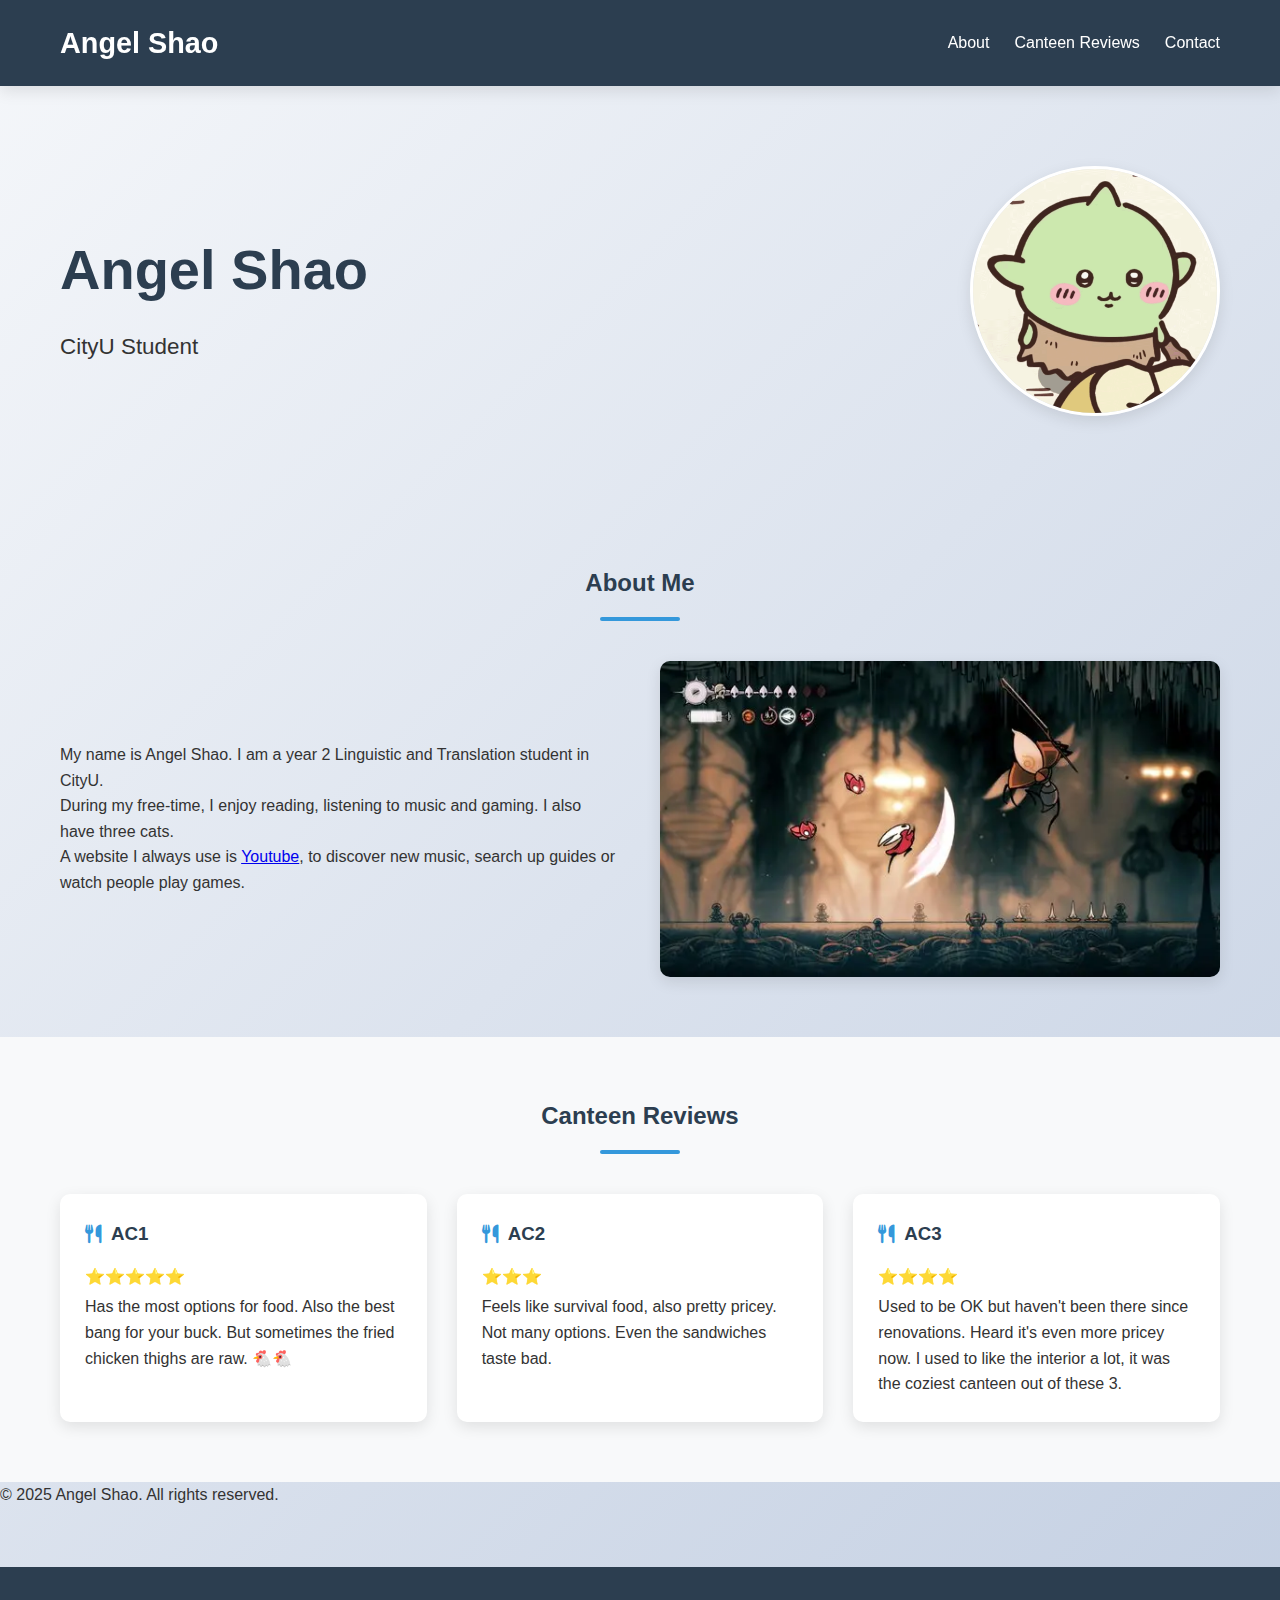
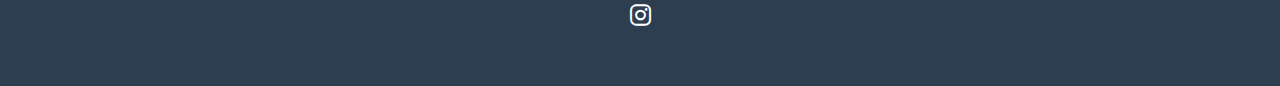
<file: index.html>
<!DOCTYPE html>
<html lang="en">
<head>
    <meta charset="UTF-8">
    <meta name="viewport" content="width=device-width, initial-scale=1.0">
    <title>Angel Shao Homepage</title>
    <link rel="stylesheet" href="https://cdnjs.cloudflare.com/ajax/libs/font-awesome/6.4.0/css/all.min.css">
   <link rel="stylesheet" href="pub.css">
</head>
<body>
    <!-- Header -->
    <header>
        <div class="container">
            <div class="header-content">
                <a href="#" class="logo">Angel Shao</a>
                <ul class="nav-links">
                    <li><a href="#about">About</a></li>
                    <li><a href="#reviews">Canteen Reviews</a></li>
                   <li><a href="https://www.instagram.com/sys._4/">Contact</a></li>
                </ul>
            </div>
        </div>
    </header>

      <!-- Hero Section - Modified for side-by-side layout -->
    <section class="hero">
        <div class="container">
            <div class="hero-content">
                <div class="name-container">
                    <h1>Angel Shao</h1>
                    <p>CityU Student</p>
                </div>
                <div class="profile-container">
                    <img src="goblin.png" alt="Angel Shao" class="profile-img">
                </div>
            </div>
        </div>
    </section>

    <!-- About Section -->
    <section id="about">
        <div class="container">
            <h2 class="section-title">About Me</h2>
            <div class="about-content">
                <div class="about-text">
                    <p>My name is Angel Shao. I am a year 2 Linguistic and Translation student in CityU. </p>
                    <p>During my free-time, I enjoy reading, listening to music and gaming. I also have three cats.
                    </p>
                    <p>A website I always use is <a href="https://www.youtube.com">Youtube</a></li>, to discover new music, search up guides or watch people play games. </p> 
                </div>
                <div class="about-img">
                    <img src="silksong.webp" alt="Working on project">
                </div>
            </div>
        </div>
    </section>

    <!-- Canteen Reviews -->
    <section id="reviews" style="background: #f8f9fa;">
        <div class="container">
            <h2 class="section-title"> Canteen Reviews</h2>
            <div class="canteen-container">
                <!-- AC1 -->
                <div class="canteen">
                    <h3><i class="fas fa-utensils"></i> AC1</h3>
                    <div class="review">
                        <div class="rating">⭐⭐⭐⭐⭐</div>
                        <p>Has the most options for food. Also the best bang for your buck. But sometimes the fried chicken thighs are raw. 🐔🐔</p>

                    </div>
                </div>
                
                <!-- AC2 -->
                <div class="canteen">
                    <h3><i class="fas fa-utensils"></i> AC2</h3>
                    <div class="review">
                        <div class="rating">⭐⭐⭐</div>
                        <p>Feels like survival food, also pretty pricey. Not many options. Even the sandwiches taste bad. </p>
          
                    </div>
                </div>
                
                <!-- AC3 -->
                <div class="canteen">
                    <h3><i class="fas fa-utensils"></i> AC3</h3>
                    <div class="review">
                        <div class="rating">⭐⭐⭐⭐</div>
                        <p>Used to be OK but haven't been there since renovations. Heard it's even more pricey now. I used to like the interior a lot, it was the coziest canteen out of these 3.</p>
                 
                    </div>
                </div>
            </div>
        </div>
    </section>

  


            <p>&copy; 2025 Angel Shao. All rights reserved.</p>
        </div>
     <footer>
        <div class="container">
            <div class="footer-content">
                <div class="social-links">
                    <a href="https://www.instagram.com/sys._4/" target="_blank" title="Instagram">
                        <i class="fab fa-instagram"></i>
              
                </div>
                
                <a href="https://www.instagram.com/sys._4/" target="_blank" class="instagram-link">
              
                </a>
                
</body>
</html>
</file>
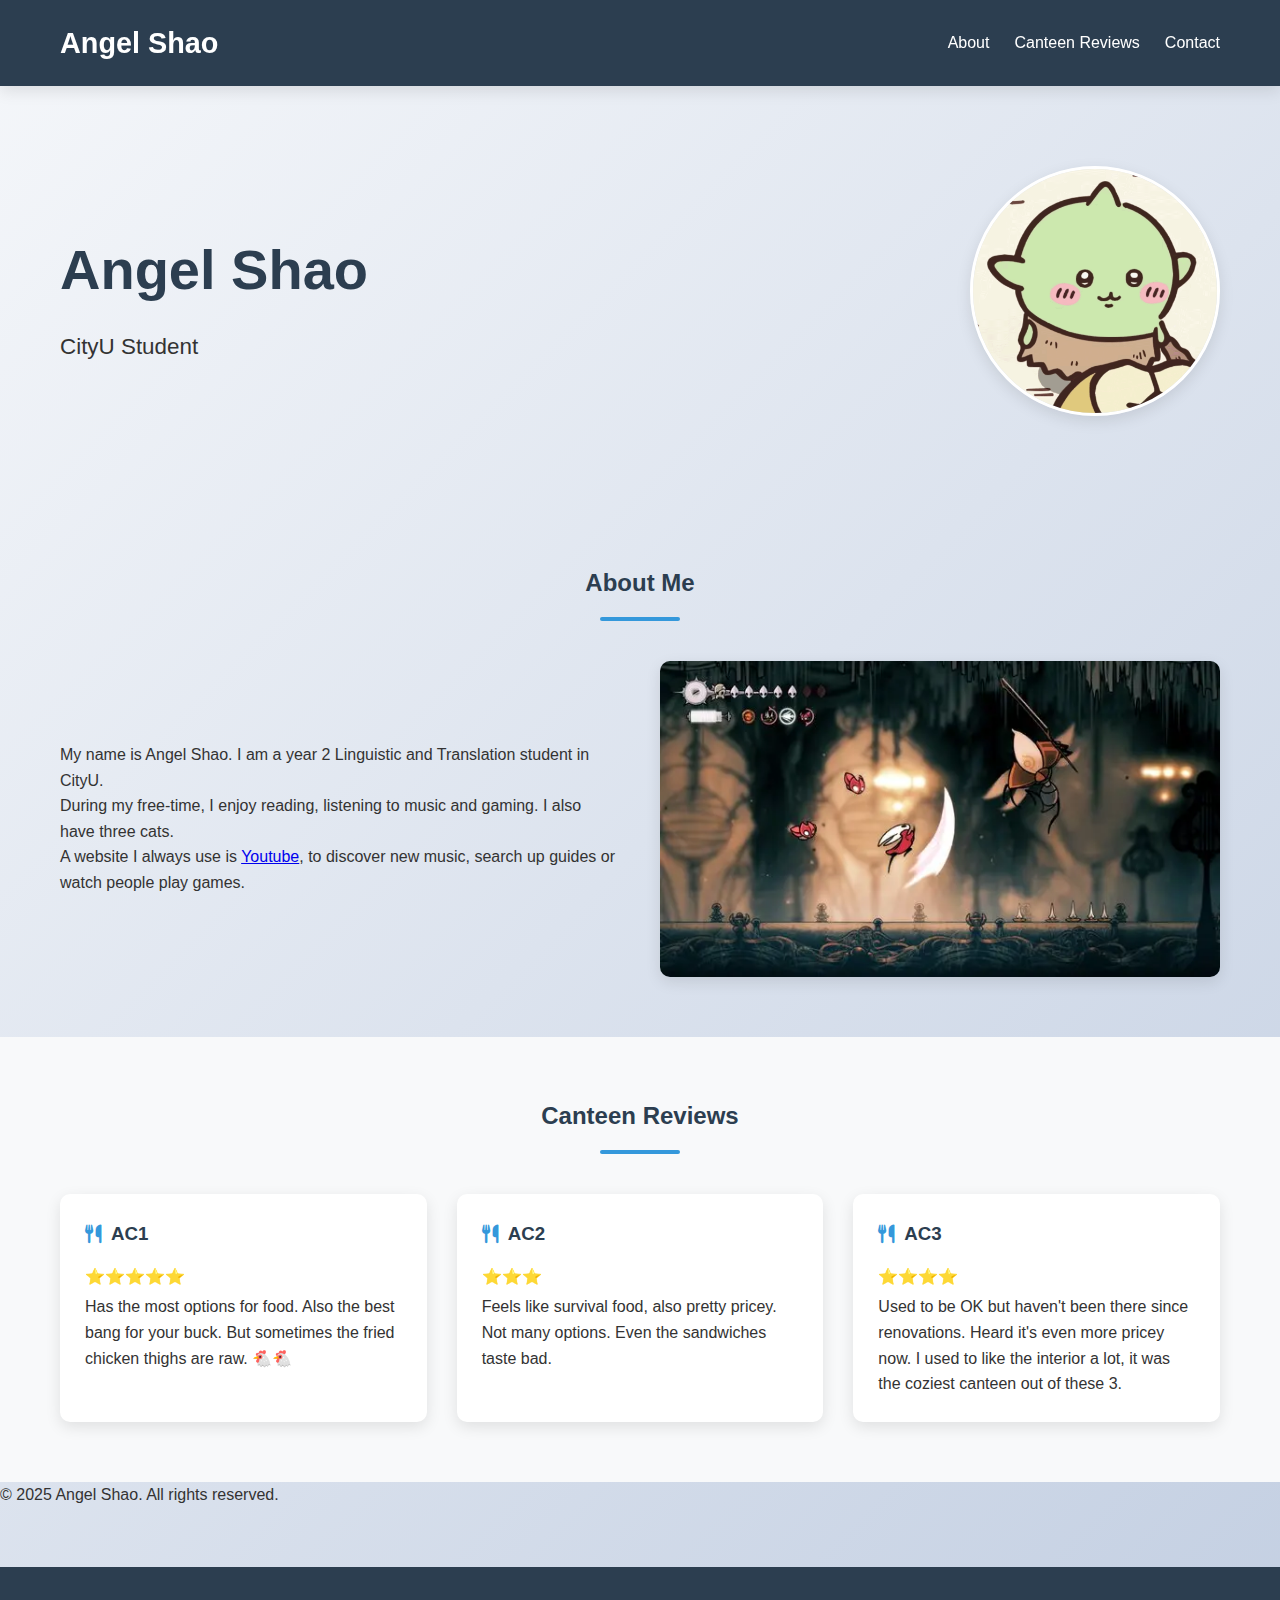
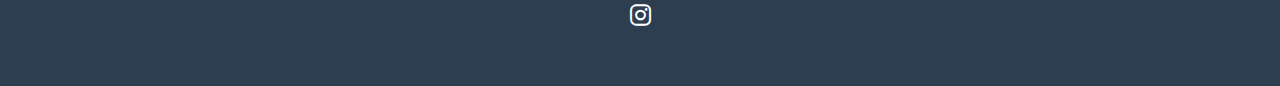
<file: pub.html>
<!DOCTYPE html>
<html lang="en">
<head>
    <meta charset="UTF-8">
    <meta name="viewport" content="width=device-width, initial-scale=1.0">
    <title>Angel Shao Homepage</title>
    <link rel="stylesheet" href="https://cdnjs.cloudflare.com/ajax/libs/font-awesome/6.4.0/css/all.min.css">
   <link rel="stylesheet" href="pub.css">
</head>
<body>
    <!-- Header -->
    <header>
        <div class="container">
            <div class="header-content">
                <a href="#" class="logo">Angel Shao</a>
                <ul class="nav-links">
                    <li><a href="#about">About</a></li>
                    <li><a href="#reviews">Canteen Reviews</a></li>
                   <li><a href="https://www.instagram.com/sys._4/">Contact</a></li>
                </ul>
            </div>
        </div>
    </header>

      <!-- Hero Section - Modified for side-by-side layout -->
    <section class="hero">
        <div class="container">
            <div class="hero-content">
                <div class="name-container">
                    <h1>Angel Shao</h1>
                    <p>CityU Student</p>
                </div>
                <div class="profile-container">
                    <img src="goblin.png" alt="Angel Shao" class="profile-img">
                </div>
            </div>
        </div>
    </section>

    <!-- About Section -->
    <section id="about">
        <div class="container">
            <h2 class="section-title">About Me</h2>
            <div class="about-content">
                <div class="about-text">
                    <p>My name is Angel Shao. I am a year 2 Linguistic and Translation student in CityU. </p>
                    <p>During my free-time, I enjoy reading, listening to music and gaming. I also have three cats.
                    </p>
                    <p>A website I always use is <a href="https://www.youtube.com">Youtube</a></li>, to discover new music, search up guides or watch people play games. </p> 
                </div>
                <div class="about-img">
                    <img src="silksong.webp" alt="Working on project">
                </div>
            </div>
        </div>
    </section>

    <!-- Canteen Reviews -->
    <section id="reviews" style="background: #f8f9fa;">
        <div class="container">
            <h2 class="section-title"> Canteen Reviews</h2>
            <div class="canteen-container">
                <!-- AC1 -->
                <div class="canteen">
                    <h3><i class="fas fa-utensils"></i> AC1</h3>
                    <div class="review">
                        <div class="rating">⭐⭐⭐⭐⭐</div>
                        <p>Has the most options for food. Also the best bang for your buck. But sometimes the fried chicken thighs are raw. 🐔🐔</p>

                    </div>
                </div>
                
                <!-- AC2 -->
                <div class="canteen">
                    <h3><i class="fas fa-utensils"></i> AC2</h3>
                    <div class="review">
                        <div class="rating">⭐⭐⭐</div>
                        <p>Feels like survival food, also pretty pricey. Not many options. Even the sandwiches taste bad. </p>
          
                    </div>
                </div>
                
                <!-- AC3 -->
                <div class="canteen">
                    <h3><i class="fas fa-utensils"></i> AC3</h3>
                    <div class="review">
                        <div class="rating">⭐⭐⭐⭐</div>
                        <p>Used to be OK but haven't been there since renovations. Heard it's even more pricey now. I used to like the interior a lot, it was the coziest canteen out of these 3.</p>
                 
                    </div>
                </div>
            </div>
        </div>
    </section>

  


            <p>&copy; 2025 Angel Shao. All rights reserved.</p>
        </div>
     <footer>
        <div class="container">
            <div class="footer-content">
                <div class="social-links">
                    <a href="https://www.instagram.com/sys._4/" target="_blank" title="Instagram">
                        <i class="fab fa-instagram"></i>
              
                </div>
                
                <a href="https://www.instagram.com/sys._4/" target="_blank" class="instagram-link">
              
                </a>
                
</body>
</html>
</file>
<file: pub.css>
/* Base Styles */
        * {
            margin: 0;
            padding: 0;
            box-sizing: border-box;
        }
        
        :root {
            --primary: #2c3e50;
            --secondary: #3498db;
            --accent: #e74c3c;
            --light: #ecf0f1;
            --dark: #2c3e50;
            --text: #333;
            --shadow: 0 5px 15px rgba(0, 0, 0, 0.1);
        }
        
        body {
            font-family: 'Segoe UI', Tahoma, Geneva, Verdana, sans-serif;
            line-height: 1.6;
            color: var(--text);
            background: linear-gradient(135deg, #f5f7fa 0%, #c3cfe2 100%);
            min-height: 100vh;
        }
        
        .container {
            max-width: 1200px;
            margin: 0 auto;
            padding: 0 20px;
        }
        
        /* Header Styles */
        header {
            background: var(--primary);
            color: white;
            padding: 20px 0;
            box-shadow: var(--shadow);
            position: sticky;
            top: 0;
            z-index: 100;
        }
        
        .header-content {
            display: flex;
            justify-content: space-between;
            align-items: center;
        }
        
        .logo {
            font-size: 1.8rem;
            font-weight: 700;
            color: white;
            text-decoration: none;
        }
        
        .nav-links {
            display: flex;
            list-style: none;
        }
        
        .nav-links li {
            margin-left: 25px;
        }
        
        .nav-links a {
            color: white;
            text-decoration: none;
            font-weight: 500;
            transition: color 0.3s;
        }
        
        .nav-links a:hover {
            color: var(--secondary);
        }
        
          /* Hero Section - Modified for side-by-side layout */
        .hero {
            padding: 80px 0;
        }
        
        .hero-content {
            display: flex;
            justify-content: space-between;
            align-items: center;
            flex-wrap: wrap;
            gap: 40px;
        }
        
        .name-container {
            flex: 1;
            min-width: 300px;
        }
        
        .hero h1 {
            font-size: 3.5rem;
            margin-bottom: 15px;
            color: var(--dark);
            text-align: left;
        }
        
        .hero p {
            font-size: 1.4rem;
            color: var(--text);
            text-align: left;
        }
        
        .profile-container {
            flex: 1;
            min-width: 300px;
            text-align: right;
        }
        
        .profile-img {
            width: 250px;
            height: 250px;
            border-radius: 50%;
            object-fit: cover;
            border: 3px solid white;
            box-shadow: var(--shadow);
        }
        
        /* Sections */
        section {
            padding: 60px 0;
        }
        
        .section-title {
            text-align: center;
            margin-bottom: 40px;
            color: var(--primary);
            position: relative;
        }
        
        .section-title:after {
            content: '';
            display: block;
            width: 80px;
            height: 4px;
            background: var(--secondary);
            margin: 15px auto;
            border-radius: 2px;
        }
        
        /* About Section */
        .about-content {
            display: flex;
            align-items: center;
            flex-wrap: wrap;
            gap: 40px;
        }
        
        .about-text {
            flex: 1;
            min-width: 300px;
        }
        
        .about-img {
            flex: 1;
            min-width: 300px;
            border-radius: 10px;
            overflow: hidden;
            box-shadow: var(--shadow);
        }
        
        .about-img img {
            width: 100%;
            height: auto;
            display: block;
            transition: transform 0.5s;
        }
        
        .about-img img:hover {
            transform: scale(1.05);
        }
        
        /* Canteen Reviews */
        .canteen-container {
            display: grid;
            grid-template-columns: repeat(auto-fit, minmax(300px, 1fr));
            gap: 30px;
        }
        
        .canteen {
            background: white;
            border-radius: 10px;
            padding: 25px;
            box-shadow: var(--shadow);
            transition: transform 0.3s;
        }
        
        .canteen:hover {
            transform: translateY(-5px);
        }
        
        .canteen h3 {
            color: var(--primary);
            margin-bottom: 15px;
            display: flex;
            align-items: center;
        }
        
        .canteen h3 i {
            margin-right: 10px;
            color: var(--secondary);
        }
        
        .review {
            margin-bottom: 15px;
            padding-bottom: 15px;
            border-bottom: 1px dashed #eee;
        }
        
        .review:last-child {
            margin-bottom: 0;
            padding-bottom: 0;
            border-bottom: none;
        }
        
        .rating {
            color: #f39c12;
            margin-bottom: 5px;
        }
        
        /* Link Section */
        .link-section {
            text-align: center;
            background: var(--light);
            padding: 40px 0;
        }
        
        .favorite-link {
            display: inline-block;
            background: var(--secondary);
            color: white;
            padding: 15px 30px;
            border-radius: 30px;
            text-decoration: none;
            font-weight: 600;
            font-size: 1.1rem;
            transition: all 0.3s;
            box-shadow: var(--shadow);
        }
        
        .favorite-link:hover {
            background: var(--primary);
            transform: translateY(-3px);
        }
        
        .favorite-link i {
            margin-right: 8px;
        }
        
        /* Footer */
        footer {
            background: var(--dark);
            color: white;
            text-align: center;
            padding: 30px 0;
            margin-top: 60px;
        }
        
        .social-links {
            margin-bottom: 20px;
        }
        
        .social-links a {
            color: white;
            font-size: 1.5rem;
            margin: 0 15px;
            transition: color 0.3s;
        }
        
        .social-links a:hover {
            color: var(--secondary);
        }
        
        /* Responsive Design */
        @media (max-width: 768px) {
            .header-content {
                flex-direction: column;
                text-align: center;
            }
            
            .nav-links {
                margin-top: 20px;
                flex-wrap: wrap;
                justify-content: center;
            }
            
            .nav-links li {
                margin: 0 10px 10px;
            }
            
            .hero h1 {
                font-size: 2.5rem;
            }
            
            .hero p {
                font-size: 1.1rem;
            }
        }
        
        @media (max-width: 480px) {
            .hero h1 {
                font-size: 2rem;
            }
            
            .profile-img {
                width: 150px;
                height: 150px;
            }
            
            .section-title {
                font-size: 1.8rem;
            }
        }
</file>
